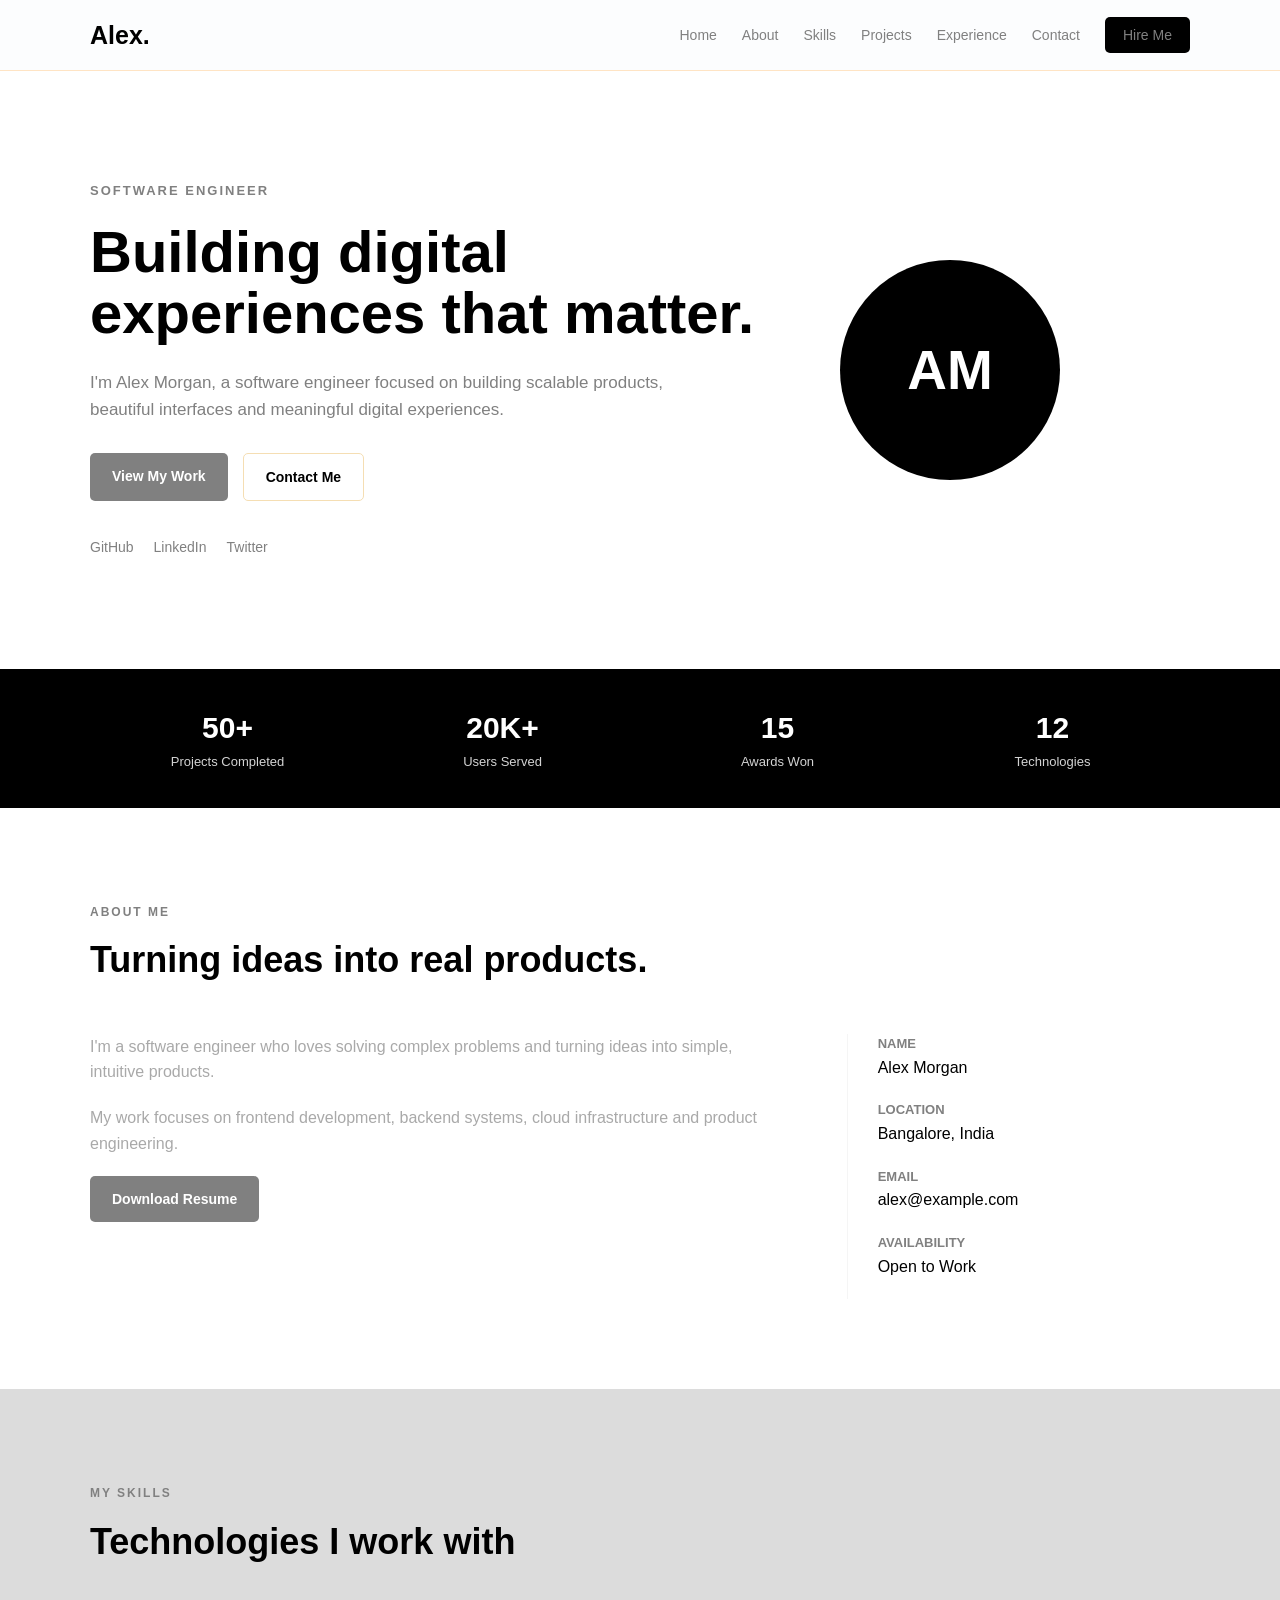
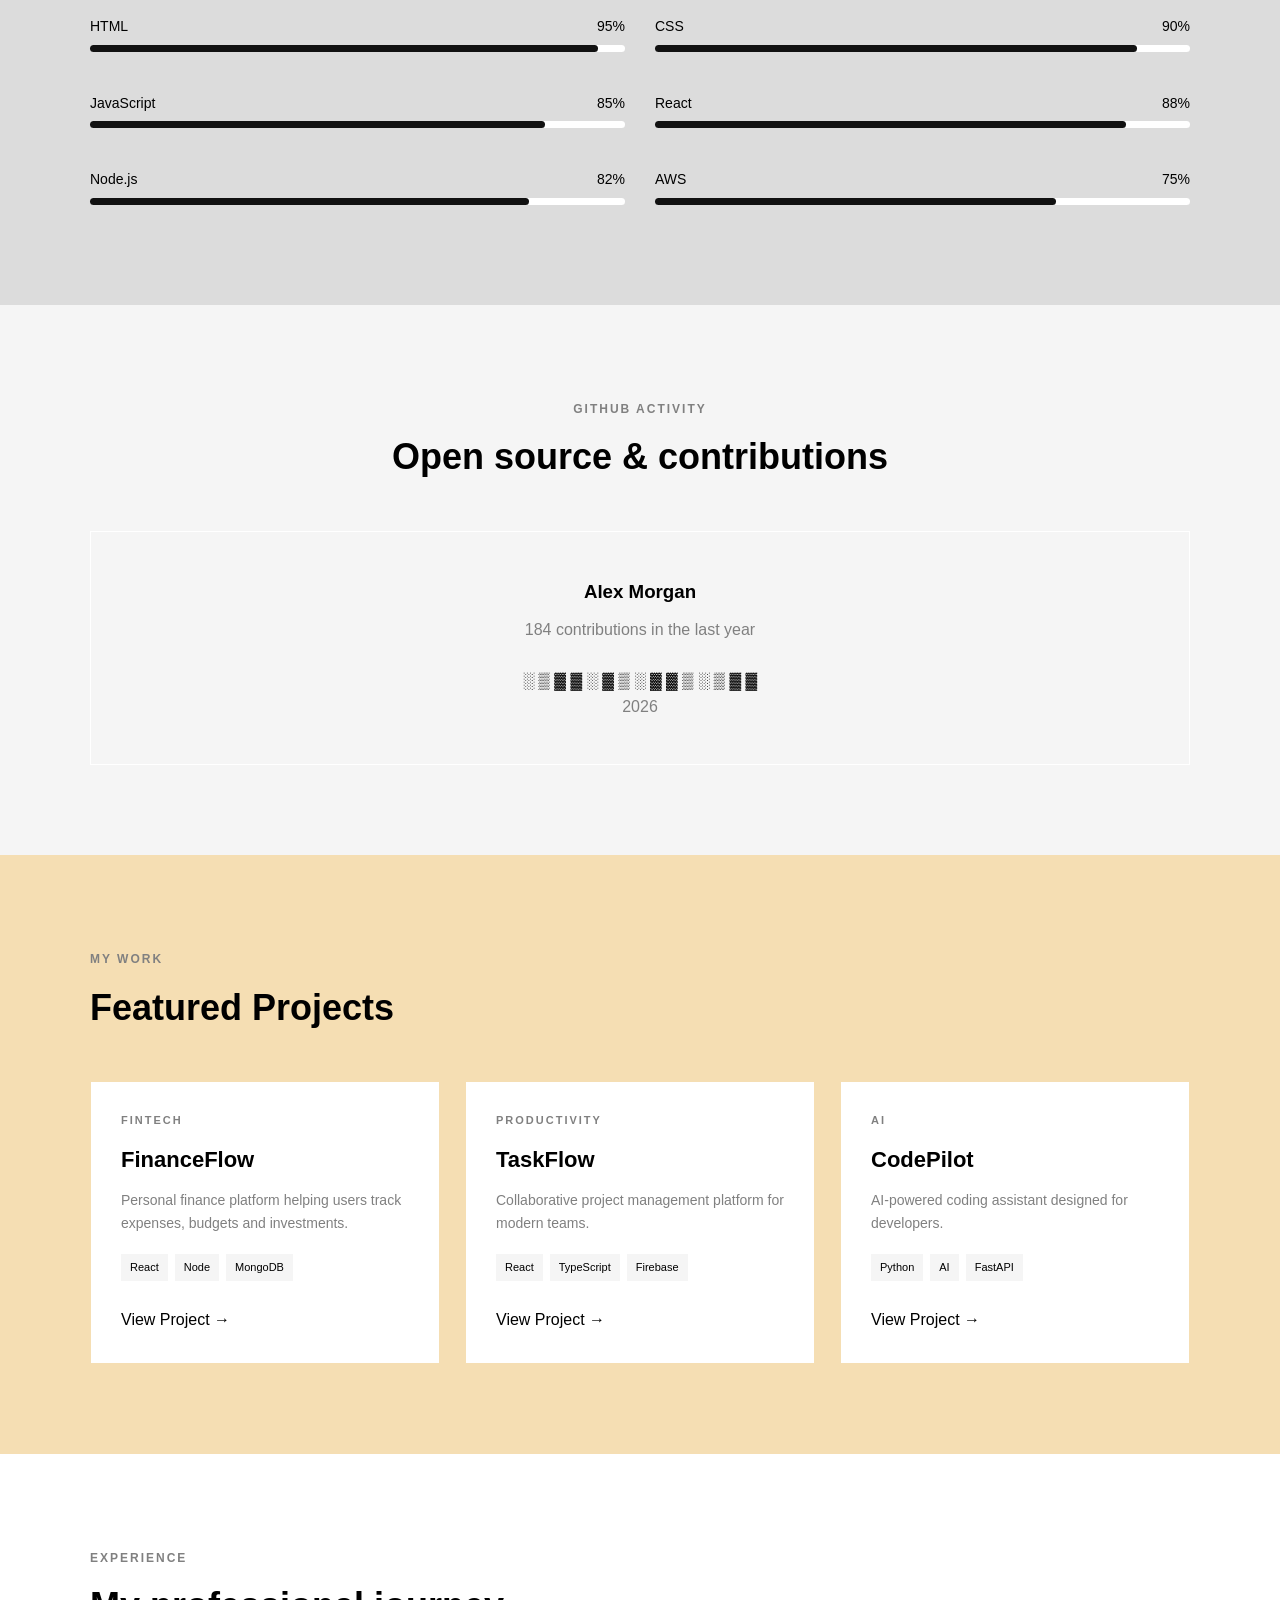
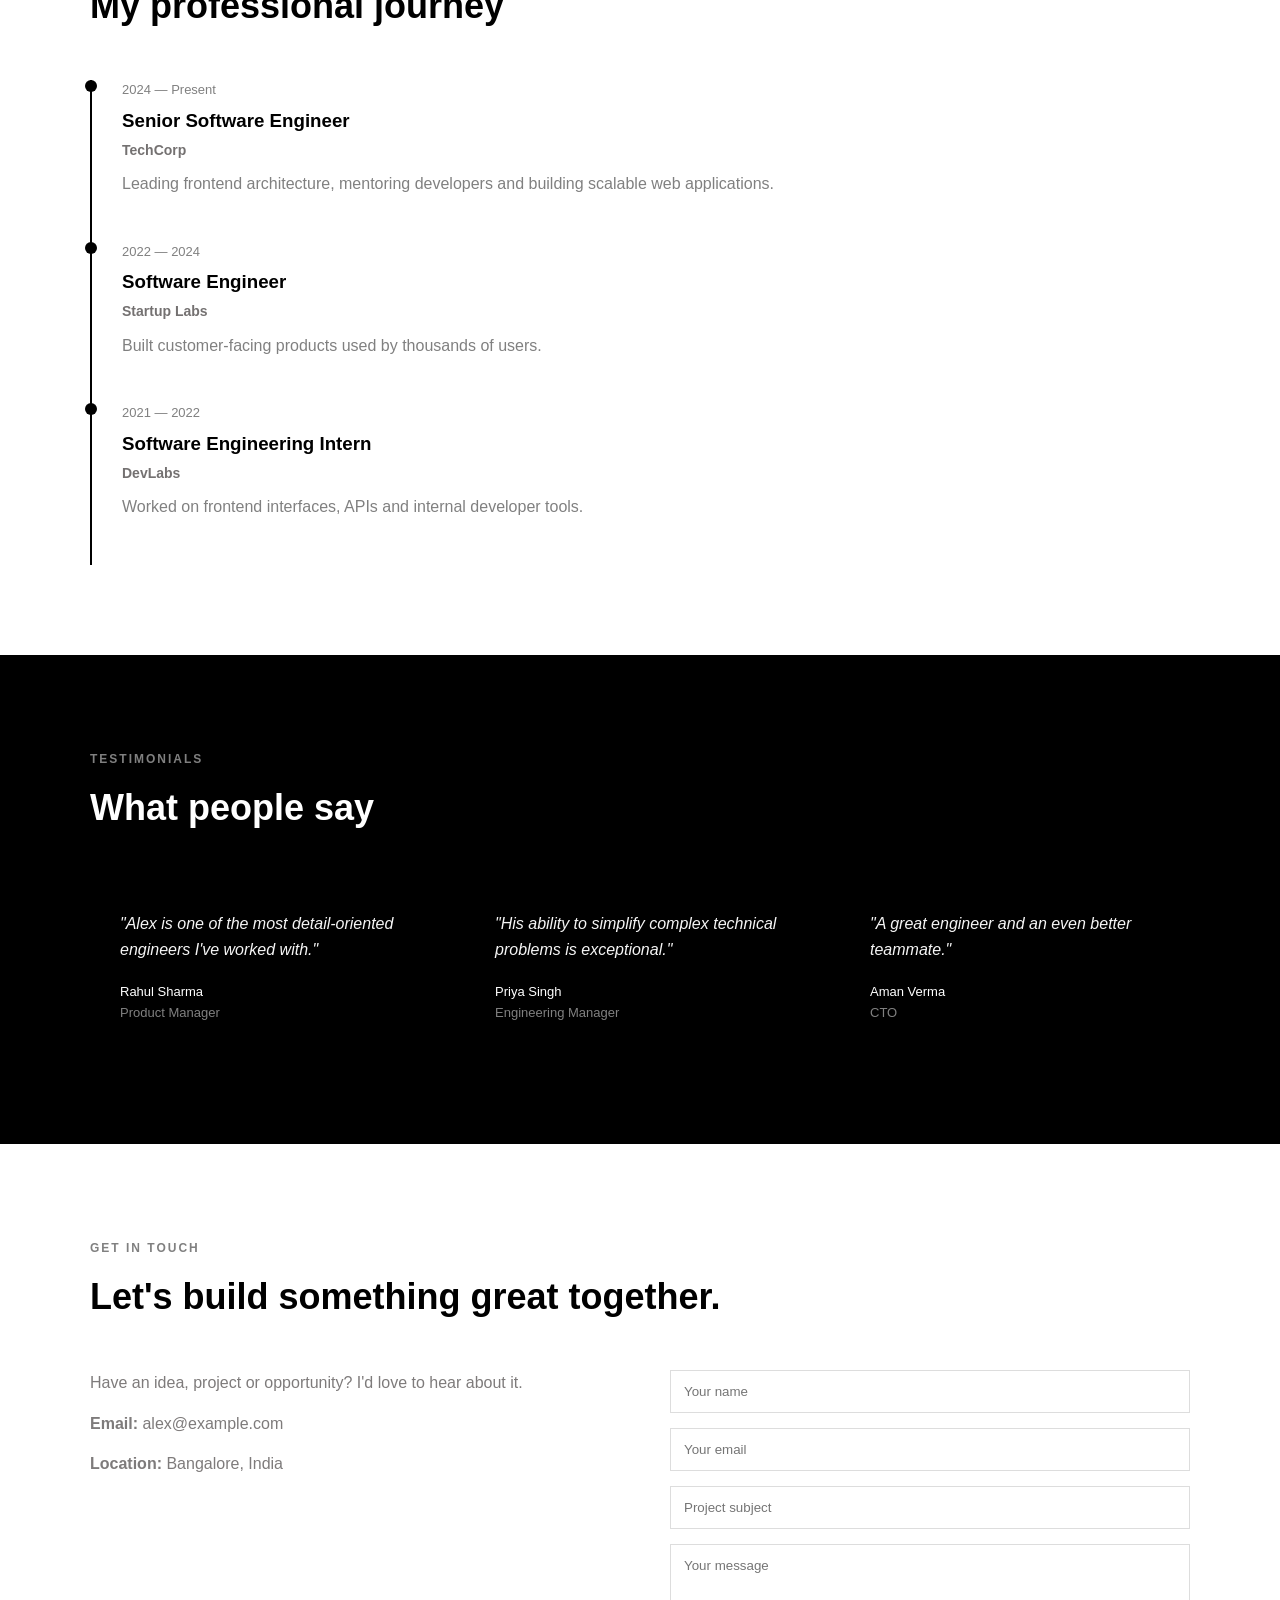
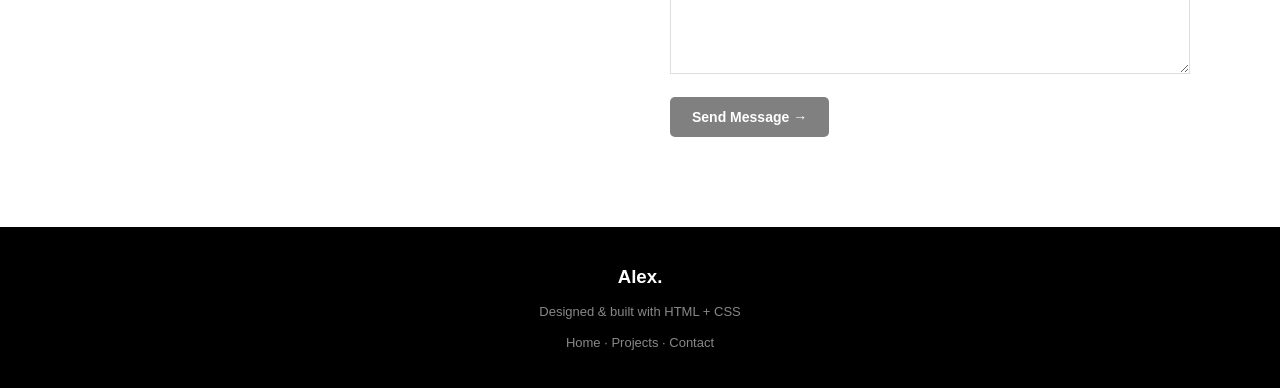
<file: index.html>
<!DOCTYPE html>
<html lang="en">
<head>
    <meta charset="UTF-8">
    <meta name="viewport" content="width=device-width, initial-scale=1.0">

    <title>Alex Morgan | Software Engineer</title>

    <link rel="stylesheet" href="style.css">
    
</head>

<body>



<header>
    <div class="container">
        <nav>
            <div class="logo">Alex.</div>

            <ul class="nav-links">
                <li><a href="#home">Home</a></li>
                <li><a href="#about">About</a></li>
                <li><a href="#skills">Skills</a></li>
                <li><a href="#projects">Projects</a></li>
                <li><a href="#experience">Experience</a></li>
                <li><a href="#contact">Contact</a></li>
                <li>
                    <a class="hire-btn" href="#contact">Hire Me</a>
                </li>
            </ul>
        </nav>
    </div>
</header>




<section class="hero" id="home">
    <div class="container hero-content">

        <div>
            <div class="small-title">SOFTWARE ENGINEER</div>

            <h1>Building digital experiences that matter.</h1>

            <p>
                I'm Alex Morgan, a software engineer focused on
                building scalable products, beautiful interfaces
                and meaningful digital experiences.
            </p>

            <div class="buttons">
                <a href="#projects" class="btn btn-dark">
                    View My Work
                </a>

                <a href="#contact" class="btn btn-light">
                    Contact Me
                </a>
            </div>

            <div class="social-links">
                <a href="#">GitHub</a>
                <a href="#">LinkedIn</a>
                <a href="#">Twitter</a>
            </div>
        </div>

        <div>
            <div class="profile-box">
                AM
            </div>
        </div>

    </div>
</section>




<div class="stats">
    <div class="container stats-grid">

        <div>
            <div class="stat-number">50+</div>
            <div class="stat-label">Projects Completed</div>
        </div>

        <div>
            <div class="stat-number">20K+</div>
            <div class="stat-label">Users Served</div>
        </div>

        <div>
            <div class="stat-number">15</div>
            <div class="stat-label">Awards Won</div>
        </div>

        <div>
            <div class="stat-number">12</div>
            <div class="stat-label">Technologies</div>
        </div>

    </div>
</div>




<section class="about" id="about">
    <div class="container">

        <div class="section-title">
            <span>ABOUT ME</span>
            <h2>Turning ideas into real products.</h2>
        </div>

        <div class="about-grid">

            <div class="about-text">
                <p>
                    I'm a software engineer who loves solving
                    complex problems and turning ideas into simple,
                    intuitive products.
                </p>

                <p>
                    My work focuses on frontend development,
                    backend systems, cloud infrastructure and
                    product engineering.
                </p>

                <a href="#" class="btn btn-dark">
                    Download Resume
                </a>
            </div>

            <div class="details">

                <div class="detail">
                    <strong>NAME</strong>
                    Alex Morgan
                </div>

                <div class="detail">
                    <strong>LOCATION</strong>
                    Bangalore, India
                </div>

                <div class="detail">
                    <strong>EMAIL</strong>
                    alex@example.com
                </div>

                <div class="detail">
                    <strong>AVAILABILITY</strong>
                    Open to Work
                </div>

            </div>

        </div>
    </div>
</section>




<section id="skills">
    <div class="container">

        <div class="section-title">
            <span>MY SKILLS</span>
            <h2>Technologies I work with</h2>
        </div>

        <div class="skills-grid">

            <div class="skill">
                <div class="skill-header">
                    <span>HTML</span>
                    <span>95%</span>
                </div>
                <div class="progress">
                    <div class="progress-bar" style="width:95%"></div>
                </div>
            </div>

            <div class="skill">
                <div class="skill-header">
                    <span>CSS</span>
                    <span>90%</span>
                </div>
                <div class="progress">
                    <div class="progress-bar" style="width:90%"></div>
                </div>
            </div>

            <div class="skill">
                <div class="skill-header">
                    <span>JavaScript</span>
                    <span>85%</span>
                </div>
                <div class="progress">
                    <div class="progress-bar" style="width:85%"></div>
                </div>
            </div>

            <div class="skill">
                <div class="skill-header">
                    <span>React</span>
                    <span>88%</span>
                </div>
                <div class="progress">
                    <div class="progress-bar" style="width:88%"></div>
                </div>
            </div>

            <div class="skill">
                <div class="skill-header">
                    <span>Node.js</span>
                    <span>82%</span>
                </div>
                <div class="progress">
                    <div class="progress-bar" style="width:82%"></div>
                </div>
            </div>

            <div class="skill">
                <div class="skill-header">
                    <span>AWS</span>
                    <span>75%</span>
                </div>
                <div class="progress">
                    <div class="progress-bar" style="width:75%"></div>
                </div>
            </div>

        </div>
    </div>
</section>




<section class="github">
    <div class="container">

        <div class="section-title">
            <span>GITHUB ACTIVITY</span>
            <h2>Open source & contributions</h2>
        </div>

        <div class="github-box">
            <h3>Alex Morgan</h3>
            <p>184 contributions in the last year</p>

            <br>

            <div>
                ░ ▒ ▓ ▓ ░ ▓ ▒ ░ ▓ ▓ ▒ ░ ▒ ▓ ▓
            </div>

            <p>2026</p>
        </div>

    </div>
</section>




<section class="projects" id="projects">
    <div class="container">

        <div class="section-title">
            <span>MY WORK</span>
            <h2>Featured Projects</h2>
        </div>

        <div class="project-grid">

            <div class="project">
                <div class="project-type">FINTECH</div>
                <h3>FinanceFlow</h3>

                <p>
                    Personal finance platform helping users
                    track expenses, budgets and investments.
                </p>

                <div class="tags">
                    <span class="tag">React</span>
                    <span class="tag">Node</span>
                    <span class="tag">MongoDB</span>
                </div>

                <br>
                <a href="#">View Project →</a>
            </div>


            <div class="project">
                <div class="project-type">PRODUCTIVITY</div>
                <h3>TaskFlow</h3>

                <p>
                    Collaborative project management platform
                    for modern teams.
                </p>

                <div class="tags">
                    <span class="tag">React</span>
                    <span class="tag">TypeScript</span>
                    <span class="tag">Firebase</span>
                </div>

                <br>
                <a href="#">View Project →</a>
            </div>


            <div class="project">
                <div class="project-type">AI</div>
                <h3>CodePilot</h3>

                <p>
                    AI-powered coding assistant designed
                    for developers.
                </p>

                <div class="tags">
                    <span class="tag">Python</span>
                    <span class="tag">AI</span>
                    <span class="tag">FastAPI</span>
                </div>

                <br>
                <a href="#">View Project →</a>
            </div>

        </div>
    </div>
</section>




<section class="experience" id="experience">
    <div class="container">

        <div class="section-title">
            <span>EXPERIENCE</span>
            <h2>My professional journey</h2>
        </div>

        <div class="timeline">

            <div class="job">
                <div class="job-date">2024 — Present</div>

                <h3>Senior Software Engineer</h3>
                <h4>TechCorp</h4>

                <p>
                    Leading frontend architecture, mentoring
                    developers and building scalable web
                    applications.
                </p>
            </div>


            <div class="job">
                <div class="job-date">2022 — 2024</div>

                <h3>Software Engineer</h3>
                <h4>Startup Labs</h4>

                <p>
                    Built customer-facing products used by
                    thousands of users.
                </p>
            </div>


            <div class="job">
                <div class="job-date">2021 — 2022</div>

                <h3>Software Engineering Intern</h3>
                <h4>DevLabs</h4>

                <p>
                    Worked on frontend interfaces, APIs and
                    internal developer tools.
                </p>
            </div>

        </div>
    </div>
</section>




<section class="testimonials">
    <div class="container">

        <div class="section-title">
            <span>TESTIMONIALS</span>
            <h2>What people say</h2>
        </div>

        <div class="testimonial-grid">

            <div class="testimonial">
                <p>
                    "Alex is one of the most detail-oriented
                    engineers I've worked with."
                </p>

                <div class="person">
                    Rahul Sharma<br>
                    <span>Product Manager</span>
                </div>
            </div>


            <div class="testimonial">
                <p>
                    "His ability to simplify complex technical
                    problems is exceptional."
                </p>

                <div class="person">
                    Priya Singh<br>
                    <span>Engineering Manager</span>
                </div>
            </div>


            <div class="testimonial">
                <p>
                    "A great engineer and an even better teammate."
                </p>

                <div class="person">
                    Aman Verma<br>
                    <span>CTO</span>
                </div>
            </div>

        </div>
    </div>
</section>



<section class="contact" id="contact">
    <div class="container">

        <div class="section-title">
            <span>GET IN TOUCH</span>
            <h2>Let's build something great together.</h2>
        </div>

        <div class="contact-grid">

            <div class="contact-info">

                <p>
                    Have an idea, project or opportunity?
                    I'd love to hear about it.
                </p>

                <p>
                    <strong>Email:</strong>
                    alex@example.com
                </p>

                <p>
                    <strong>Location:</strong>
                    Bangalore, India
                </p>

            </div>


            <form>

                <input
                    type="text"
                    placeholder="Your name"
                >

                <input
                    type="email"
                    placeholder="Your email"
                >

                <input
                    type="text"
                    placeholder="Project subject"
                >

                <textarea
                    placeholder="Your message"
                ></textarea>

                <button
                    type="submit"
                    class="btn btn-dark"
                >
                    Send Message →
                </button>

            </form>

        </div>
    </div>
</section>




<footer>
    <div class="container">

        <h3>Alex.</h3>

        <p>
            Designed & built with HTML + CSS
        </p>

        <p>
            <a href="#home">Home</a> ·
            <a href="#projects">Projects</a> ·
            <a href="#contact">Contact</a>
        </p>

    </div>
</footer>






</body>
</html>
</file>
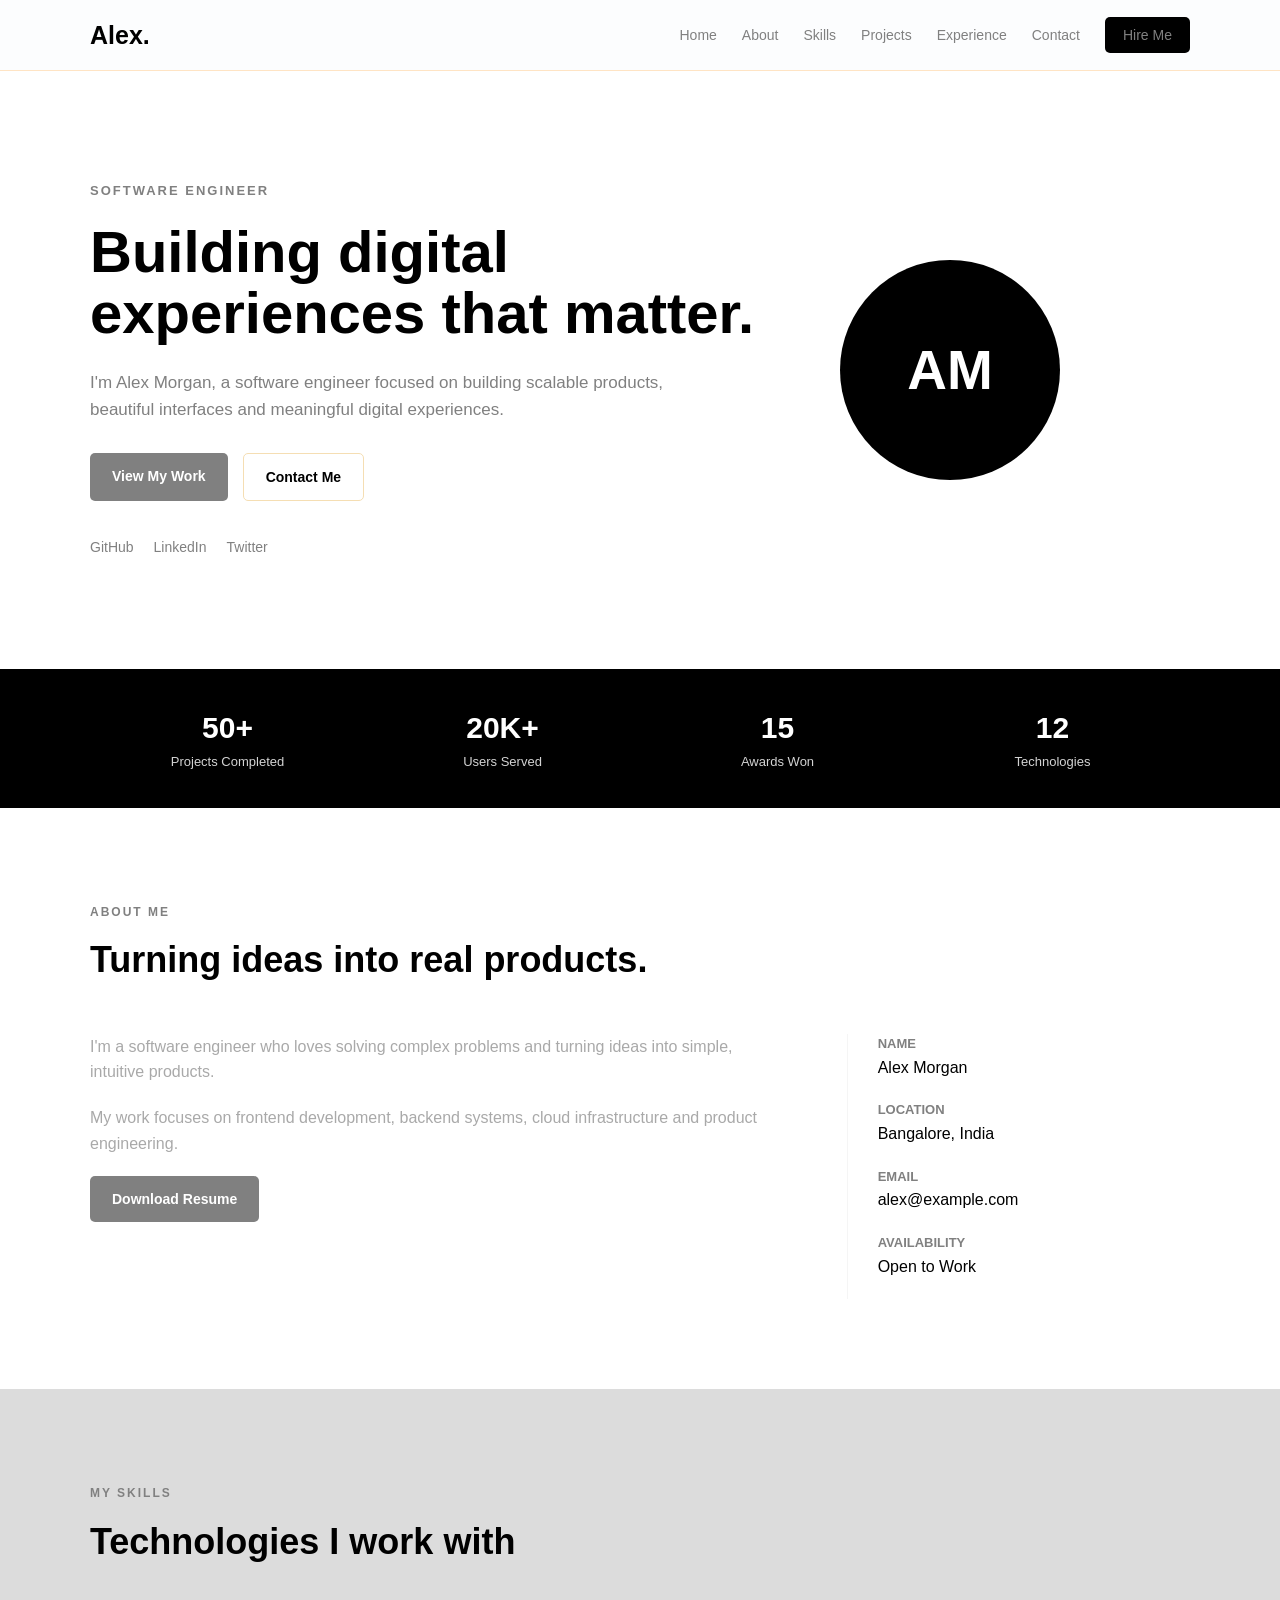
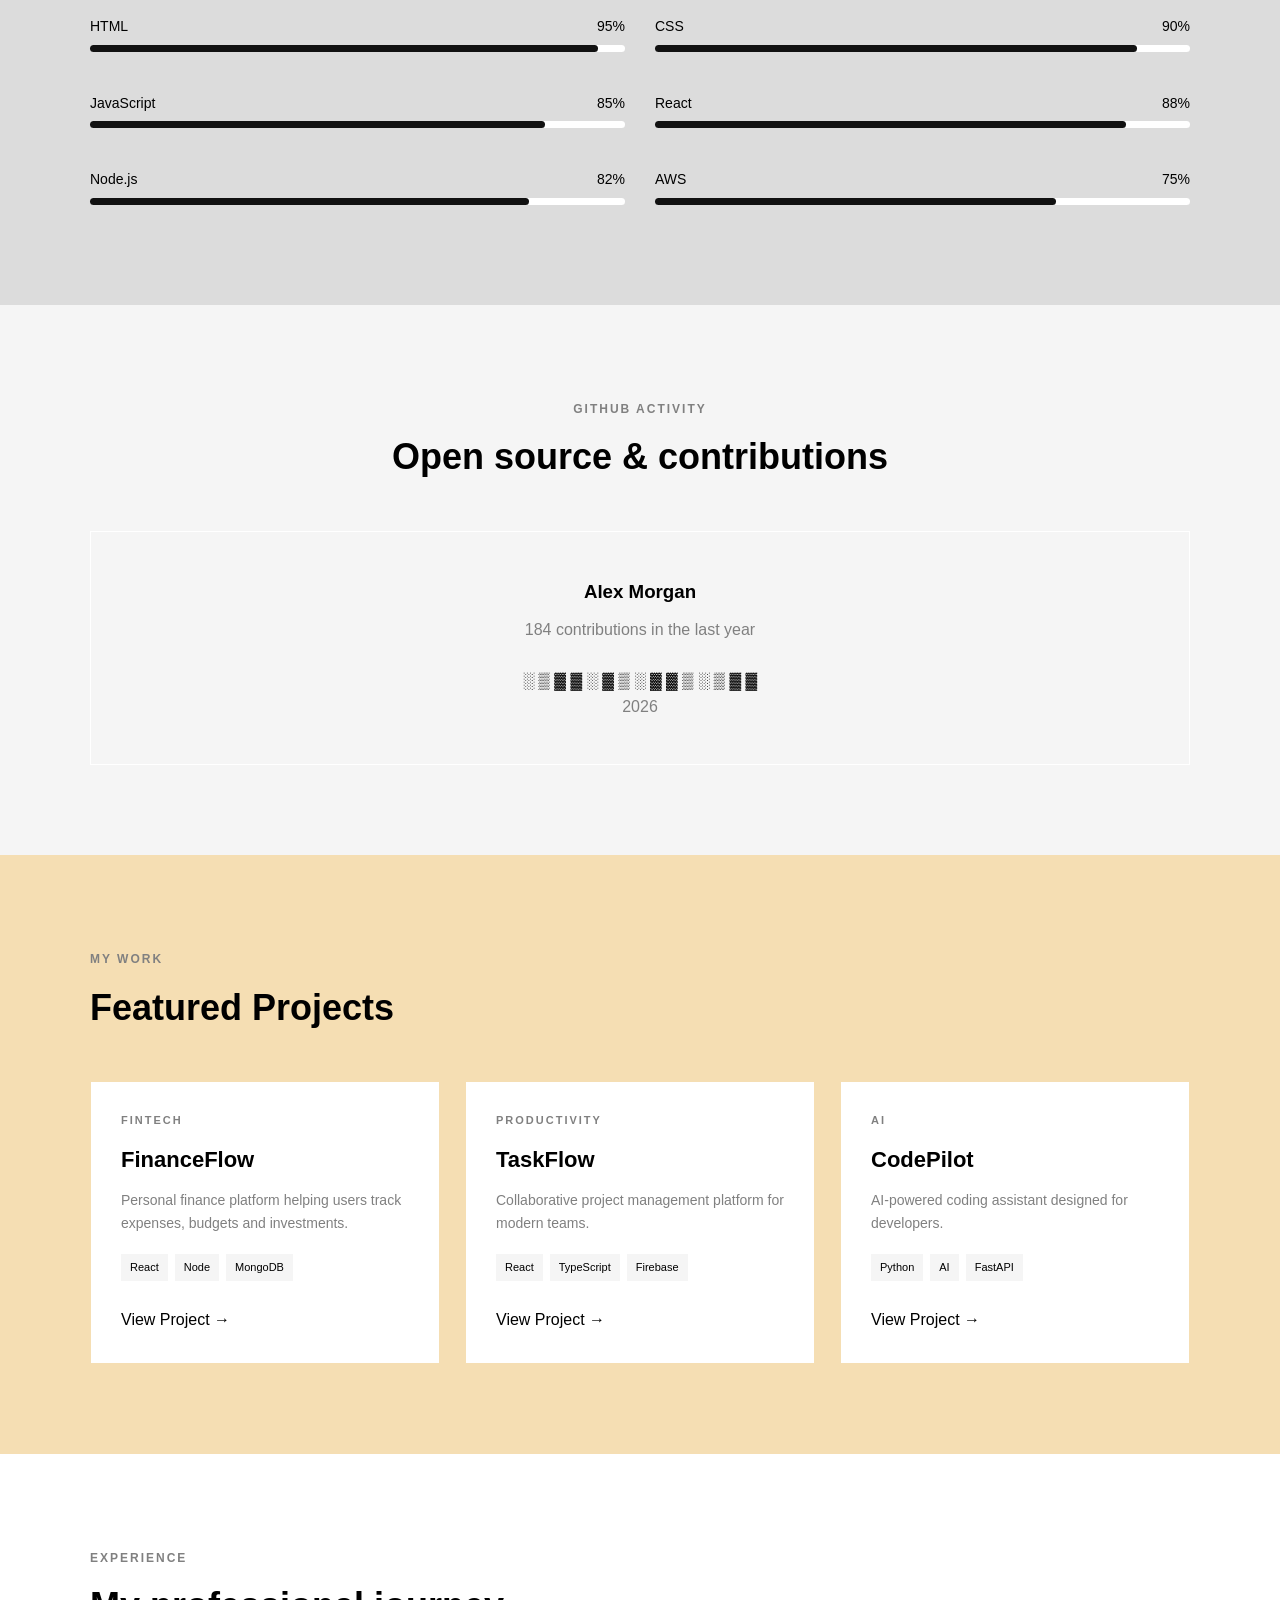
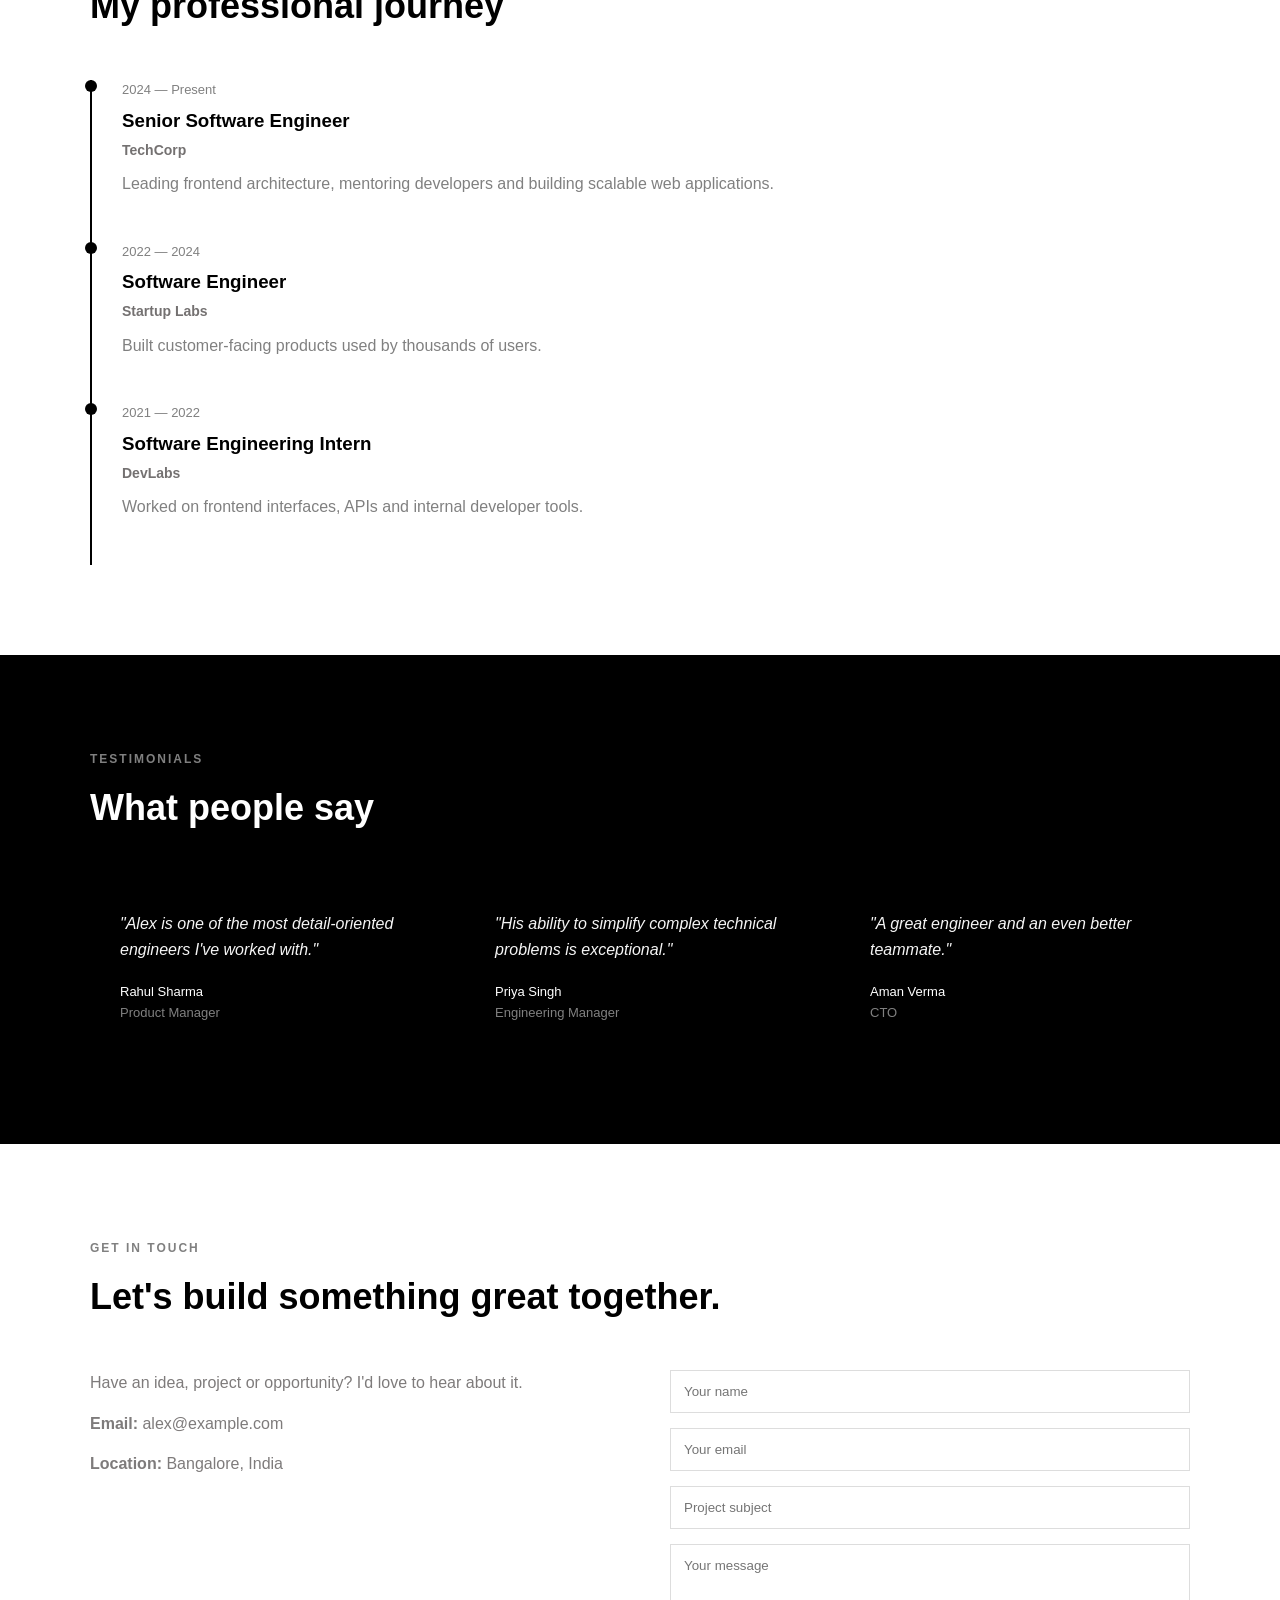
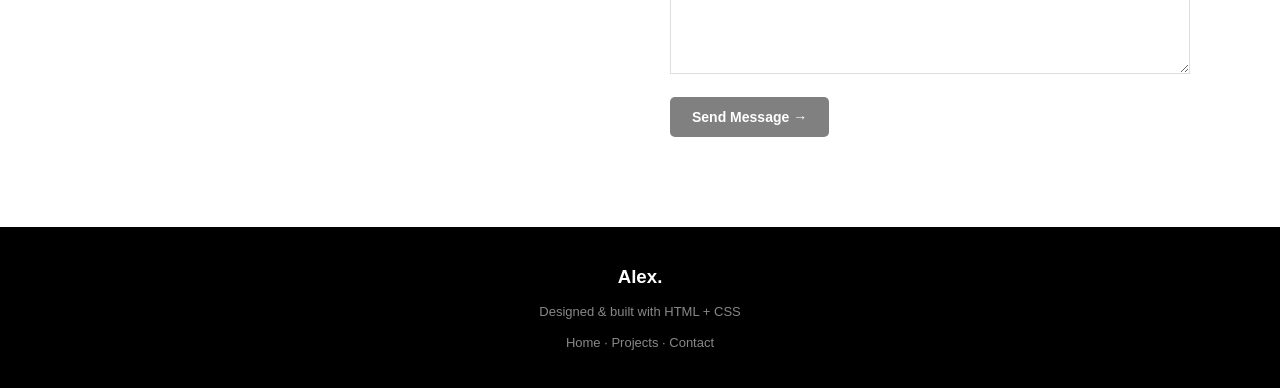
<file: alex.html>
<!DOCTYPE html>
<html lang="en">
<head>
    <meta charset="UTF-8">
    <meta name="viewport" content="width=device-width, initial-scale=1.0">

    <title>Alex Morgan | Software Engineer</title>

    <link rel="stylesheet" href="alex.css">
    
</head>

<body>



<header>
    <div class="container">
        <nav>
            <div class="logo">Alex.</div>

            <ul class="nav-links">
                <li><a href="#home">Home</a></li>
                <li><a href="#about">About</a></li>
                <li><a href="#skills">Skills</a></li>
                <li><a href="#projects">Projects</a></li>
                <li><a href="#experience">Experience</a></li>
                <li><a href="#contact">Contact</a></li>
                <li>
                    <a class="hire-btn" href="#contact">Hire Me</a>
                </li>
            </ul>
        </nav>
    </div>
</header>




<section class="hero" id="home">
    <div class="container hero-content">

        <div>
            <div class="small-title">SOFTWARE ENGINEER</div>

            <h1>Building digital experiences that matter.</h1>

            <p>
                I'm Alex Morgan, a software engineer focused on
                building scalable products, beautiful interfaces
                and meaningful digital experiences.
            </p>

            <div class="buttons">
                <a href="#projects" class="btn btn-dark">
                    View My Work
                </a>

                <a href="#contact" class="btn btn-light">
                    Contact Me
                </a>
            </div>

            <div class="social-links">
                <a href="#">GitHub</a>
                <a href="#">LinkedIn</a>
                <a href="#">Twitter</a>
            </div>
        </div>

        <div>
            <div class="profile-box">
                AM
            </div>
        </div>

    </div>
</section>




<div class="stats">
    <div class="container stats-grid">

        <div>
            <div class="stat-number">50+</div>
            <div class="stat-label">Projects Completed</div>
        </div>

        <div>
            <div class="stat-number">20K+</div>
            <div class="stat-label">Users Served</div>
        </div>

        <div>
            <div class="stat-number">15</div>
            <div class="stat-label">Awards Won</div>
        </div>

        <div>
            <div class="stat-number">12</div>
            <div class="stat-label">Technologies</div>
        </div>

    </div>
</div>




<section class="about" id="about">
    <div class="container">

        <div class="section-title">
            <span>ABOUT ME</span>
            <h2>Turning ideas into real products.</h2>
        </div>

        <div class="about-grid">

            <div class="about-text">
                <p>
                    I'm a software engineer who loves solving
                    complex problems and turning ideas into simple,
                    intuitive products.
                </p>

                <p>
                    My work focuses on frontend development,
                    backend systems, cloud infrastructure and
                    product engineering.
                </p>

                <a href="#" class="btn btn-dark">
                    Download Resume
                </a>
            </div>

            <div class="details">

                <div class="detail">
                    <strong>NAME</strong>
                    Alex Morgan
                </div>

                <div class="detail">
                    <strong>LOCATION</strong>
                    Bangalore, India
                </div>

                <div class="detail">
                    <strong>EMAIL</strong>
                    alex@example.com
                </div>

                <div class="detail">
                    <strong>AVAILABILITY</strong>
                    Open to Work
                </div>

            </div>

        </div>
    </div>
</section>




<section id="skills">
    <div class="container">

        <div class="section-title">
            <span>MY SKILLS</span>
            <h2>Technologies I work with</h2>
        </div>

        <div class="skills-grid">

            <div class="skill">
                <div class="skill-header">
                    <span>HTML</span>
                    <span>95%</span>
                </div>
                <div class="progress">
                    <div class="progress-bar" style="width:95%"></div>
                </div>
            </div>

            <div class="skill">
                <div class="skill-header">
                    <span>CSS</span>
                    <span>90%</span>
                </div>
                <div class="progress">
                    <div class="progress-bar" style="width:90%"></div>
                </div>
            </div>

            <div class="skill">
                <div class="skill-header">
                    <span>JavaScript</span>
                    <span>85%</span>
                </div>
                <div class="progress">
                    <div class="progress-bar" style="width:85%"></div>
                </div>
            </div>

            <div class="skill">
                <div class="skill-header">
                    <span>React</span>
                    <span>88%</span>
                </div>
                <div class="progress">
                    <div class="progress-bar" style="width:88%"></div>
                </div>
            </div>

            <div class="skill">
                <div class="skill-header">
                    <span>Node.js</span>
                    <span>82%</span>
                </div>
                <div class="progress">
                    <div class="progress-bar" style="width:82%"></div>
                </div>
            </div>

            <div class="skill">
                <div class="skill-header">
                    <span>AWS</span>
                    <span>75%</span>
                </div>
                <div class="progress">
                    <div class="progress-bar" style="width:75%"></div>
                </div>
            </div>

        </div>
    </div>
</section>




<section class="github">
    <div class="container">

        <div class="section-title">
            <span>GITHUB ACTIVITY</span>
            <h2>Open source & contributions</h2>
        </div>

        <div class="github-box">
            <h3>Alex Morgan</h3>
            <p>184 contributions in the last year</p>

            <br>

            <div>
                ░ ▒ ▓ ▓ ░ ▓ ▒ ░ ▓ ▓ ▒ ░ ▒ ▓ ▓
            </div>

            <p>2026</p>
        </div>

    </div>
</section>




<section class="projects" id="projects">
    <div class="container">

        <div class="section-title">
            <span>MY WORK</span>
            <h2>Featured Projects</h2>
        </div>

        <div class="project-grid">

            <div class="project">
                <div class="project-type">FINTECH</div>
                <h3>FinanceFlow</h3>

                <p>
                    Personal finance platform helping users
                    track expenses, budgets and investments.
                </p>

                <div class="tags">
                    <span class="tag">React</span>
                    <span class="tag">Node</span>
                    <span class="tag">MongoDB</span>
                </div>

                <br>
                <a href="#">View Project →</a>
            </div>


            <div class="project">
                <div class="project-type">PRODUCTIVITY</div>
                <h3>TaskFlow</h3>

                <p>
                    Collaborative project management platform
                    for modern teams.
                </p>

                <div class="tags">
                    <span class="tag">React</span>
                    <span class="tag">TypeScript</span>
                    <span class="tag">Firebase</span>
                </div>

                <br>
                <a href="#">View Project →</a>
            </div>


            <div class="project">
                <div class="project-type">AI</div>
                <h3>CodePilot</h3>

                <p>
                    AI-powered coding assistant designed
                    for developers.
                </p>

                <div class="tags">
                    <span class="tag">Python</span>
                    <span class="tag">AI</span>
                    <span class="tag">FastAPI</span>
                </div>

                <br>
                <a href="#">View Project →</a>
            </div>

        </div>
    </div>
</section>




<section class="experience" id="experience">
    <div class="container">

        <div class="section-title">
            <span>EXPERIENCE</span>
            <h2>My professional journey</h2>
        </div>

        <div class="timeline">

            <div class="job">
                <div class="job-date">2024 — Present</div>

                <h3>Senior Software Engineer</h3>
                <h4>TechCorp</h4>

                <p>
                    Leading frontend architecture, mentoring
                    developers and building scalable web
                    applications.
                </p>
            </div>


            <div class="job">
                <div class="job-date">2022 — 2024</div>

                <h3>Software Engineer</h3>
                <h4>Startup Labs</h4>

                <p>
                    Built customer-facing products used by
                    thousands of users.
                </p>
            </div>


            <div class="job">
                <div class="job-date">2021 — 2022</div>

                <h3>Software Engineering Intern</h3>
                <h4>DevLabs</h4>

                <p>
                    Worked on frontend interfaces, APIs and
                    internal developer tools.
                </p>
            </div>

        </div>
    </div>
</section>




<section class="testimonials">
    <div class="container">

        <div class="section-title">
            <span>TESTIMONIALS</span>
            <h2>What people say</h2>
        </div>

        <div class="testimonial-grid">

            <div class="testimonial">
                <p>
                    "Alex is one of the most detail-oriented
                    engineers I've worked with."
                </p>

                <div class="person">
                    Rahul Sharma<br>
                    <span>Product Manager</span>
                </div>
            </div>


            <div class="testimonial">
                <p>
                    "His ability to simplify complex technical
                    problems is exceptional."
                </p>

                <div class="person">
                    Priya Singh<br>
                    <span>Engineering Manager</span>
                </div>
            </div>


            <div class="testimonial">
                <p>
                    "A great engineer and an even better teammate."
                </p>

                <div class="person">
                    Aman Verma<br>
                    <span>CTO</span>
                </div>
            </div>

        </div>
    </div>
</section>



<section class="contact" id="contact">
    <div class="container">

        <div class="section-title">
            <span>GET IN TOUCH</span>
            <h2>Let's build something great together.</h2>
        </div>

        <div class="contact-grid">

            <div class="contact-info">

                <p>
                    Have an idea, project or opportunity?
                    I'd love to hear about it.
                </p>

                <p>
                    <strong>Email:</strong>
                    alex@example.com
                </p>

                <p>
                    <strong>Location:</strong>
                    Bangalore, India
                </p>

            </div>


            <form>

                <input
                    type="text"
                    placeholder="Your name"
                >

                <input
                    type="email"
                    placeholder="Your email"
                >

                <input
                    type="text"
                    placeholder="Project subject"
                >

                <textarea
                    placeholder="Your message"
                ></textarea>

                <button
                    type="submit"
                    class="btn btn-dark"
                >
                    Send Message →
                </button>

            </form>

        </div>
    </div>
</section>




<footer>
    <div class="container">

        <h3>Alex.</h3>

        <p>
            Designed & built with HTML + CSS
        </p>

        <p>
            <a href="#home">Home</a> ·
            <a href="#projects">Projects</a> ·
            <a href="#contact">Contact</a>
        </p>

    </div>
</footer>






</body>
</html>
</file>
<file: style.css>
* {
            margin: 0;
            padding: 0;
            box-sizing: border-box;
        }

        html {
            scroll-behavior: smooth;
        }

        body {
            font-family: Arial, Helvetica, sans-serif;
            background: gainsboro;
            color: black;
            line-height: 1.6;
        }

        a {
            text-decoration: none;
            color: inherit;
        }

        .container {
            width: 90%;
            max-width: 1100px;
            margin: auto;
        }

        

        header {
            background: rgb(252, 253, 254);
            border-bottom: 1px solid bisque;
            position: sticky;
            top: 0;
            z-index: 100;
        }

        nav {
            height: 70px;
            display: flex;
            justify-content: space-between;
            align-items: center;
        }

        .logo {
            font-size: 25px;
            font-weight: bold;
        }

        .nav-links {
            display: flex;
            gap: 25px;
            list-style: none;
        }

        .nav-links a {
            font-size: 14px;
            color: grey;
        }

        .nav-links a:hover {
            color: grey;
        }

        .hire-btn {
            background: black;
            color: rgb(243, 246, 249);
            padding: 10px 18px;
            border-radius: 5px;
        }

       

        .hero {
            background: white;
            padding: 110px 0;
        }

        .hero-content {
            display: grid;
            grid-template-columns: 2fr 1fr;
            gap: 50px;
            align-items: center;
        }

        .small-title {
            font-size: 13px;
            font-weight: bold;
            letter-spacing: 2px;
            color: grey;
            margin-bottom: 20px;
        }

        .hero h1 {
            font-size: 58px;
            line-height: 1.05;
            margin-bottom: 25px;
        }

        .hero p {
            color:grey;
            max-width: 600px;
            font-size: 17px;
            margin-bottom: 30px;
        }

        .buttons {
            display: flex;
            gap: 15px;
        }

        .btn {
            display: inline-block;
            padding: 12px 22px;
            border-radius: 5px;
            font-weight: bold;
            font-size: 14px;
        }

        .btn-dark {
            background:gray;
            color: white;
        }

        .btn-light {
            border: 1px solid wheat;
            background: white;
        }

        .profile-box {
            width: 220px;
            height: 220px;
            background: black;
            color: white;
            display: flex;
            justify-content: center;
            align-items: center;
            font-size: 55px;
            font-weight: bold;
            border-radius: 50%;
        }

        .social-links {
            margin-top: 35px;
            display: flex;
            gap: 20px;
            font-size: 14px;
            color: gray;
        }

        
        .stats {
            background: black;
            color: white;
            padding: 35px 0;
        }

        .stats-grid {
            display: grid;
            grid-template-columns: repeat(4, 1fr);
            text-align: center;
        }

        .stat-number {
            font-size: 30px;
            font-weight: bold;
        }

        .stat-label {
            color: lightgray;
            font-size: 13px;
        }

       

        section {
            padding: 90px 0;
        }

        .section-title {
            margin-bottom: 45px;
        }

        .section-title span {
            color:grey;
            font-size: 12px;
            letter-spacing: 2px;
            font-weight: bold;
        }

        .section-title h2 {
            font-size: 36px;
            margin-top: 8px;
        }

        
        .about {
            background: white;
        }

        .about-grid {
            display: grid;
            grid-template-columns: 2fr 1fr;
            gap: 70px;
        }

        .about-text p {
            color: darkgrey;
            margin-bottom: 20px;
        }

        .details {
            border-left: 1px solid whitesmoke;
            padding-left: 30px;
        }

        .detail {
            margin-bottom: 20px;
        } 

        .detail strong {
            display: block;
            font-size: 13px;
            color:grey;
        }

        
        .skills-grid {
            display: grid;
            grid-template-columns: repeat(2, 1fr);
            gap: 30px;
        }

        .skill {
            margin-bottom: 10px;
        }

        .skill-header {
            display: flex;
            justify-content: space-between;
            margin-bottom: 7px;
            font-size: 14px;
        }

        .progress {
            height: 7px;
            background: white;
            border-radius: 10px;
        }

        .progress-bar {
            height: 100%;
            background: #111;
            border-radius: 10px;
        }

        
        .github {
            background: whitesmoke;
            text-align: center;
        }

        .github-box {
            border: 1px solid white;
            padding: 45px;
            background: whitesmoke;
        }

        .github-box h3 {
            margin-bottom: 10px;
        }

        .github-box p {
            color: grey;
        }

       
        .projects {
            background: wheat;
        }

        .project-grid {
            display: grid;
            grid-template-columns: repeat(3, 1fr);
            gap: 25px;
        }

        .project {
            background: white;
            border: 1px solid wheat;
            padding: 30px;
        }

        .project-type {
            font-size: 11px;
            letter-spacing: 2px;
            color: grey;
            font-weight: bold;
        }

        .project h3 {
            margin: 12px 0;
            font-size: 22px;
        }

        .project p {
            color: grey;
            font-size: 14px;
            margin-bottom: 20px;
        }

        .tags {
            display: flex;
            gap: 7px;
            flex-wrap: wrap;
        }

        .tag {
            background:whitesmoke;
            padding: 5px 9px;
            font-size: 11px;
        }

        
        .experience {
            background: white;
        }

        .timeline {
            max-width: 800px;
        }

        .job {
            border-left: 2px solid black;
            padding: 0 0 45px 30px;
            position: relative;
        }

        .job::before {
            content: "";
            position: absolute;
            left: -7px;
            top: 0;
            width: 12px;
            height: 12px;
            background: black;
            border-radius: 50%;
        }

        .job-date {
            font-size: 13px;
            color: grey;
        }

        .job h3 {
            margin-top: 5px;
        }

        .job h4 {
            color: rgb(116, 113, 113);
            font-size: 14px;
            margin: 3px 0 10px;
        }

        .job p {
            color: grey;
        }

        
        .testimonials {
            background: black;
            color: white;
        }

        .testimonial-grid {
            display: grid;
            grid-template-columns: repeat(3, 1fr);
            gap: 25px;
        }

        .testimonial {
            background:black;
            padding: 30px;
        }

        .testimonial p {
            color: whitesmoke;
            font-style: italic;
            margin-bottom: 20px;
        }

        .person {
            font-size: 13px;
        }

        .person span {
            color: gray;
        }

       
        .contact {
            background: white;
        }

        .contact-grid {
            display: grid;
            grid-template-columns: 1fr 1fr;
            gap: 60px;
        }

        .contact-info p {
            color:rgb(126, 123, 123);
            margin-bottom: 15px;
        }

        form input,
        form textarea {
            width: 100%;
            padding: 13px;
            margin-bottom: 15px;
            border: 1px solid #ddd;
            font-family: inherit;
        }

        form textarea {
            height: 130px;
            resize: vertical;
        }

        form button {
            border: none;
            cursor: pointer;
        }

        

        footer {
            background: black;
            color: white;
            padding: 35px 0;
            text-align: center;
        }

        footer p {
            color: #888;
            font-size: 13px;
            margin-top: 10px;
        }

        

        @media (max-width: 800px) {

            .nav-links {
                display: none;
            }

            .hero-content,
            .about-grid,
            .contact-grid {
                grid-template-columns: 1fr;
            }

            .hero h1 {
                font-size: 42px;
            }

            .stats-grid {
                grid-template-columns: repeat(2, 1fr);
                gap: 25px;
            }

            .skills-grid,
            .project-grid,
            .testimonial-grid {
                grid-template-columns: 1fr;
            }

            .profile-box {
                width: 180px;
                height: 180px;
            }
        }
</file>
<file: alex.css>
* {
            margin: 0;
            padding: 0;
            box-sizing: border-box;
        }

        html {
            scroll-behavior: smooth;
        }

        body {
            font-family: Arial, Helvetica, sans-serif;
            background: gainsboro;
            color: black;
            line-height: 1.6;
        }

        a {
            text-decoration: none;
            color: inherit;
        }

        .container {
            width: 90%;
            max-width: 1100px;
            margin: auto;
        }

        

        header {
            background: rgb(252, 253, 254);
            border-bottom: 1px solid bisque;
            position: sticky;
            top: 0;
            z-index: 100;
        }

        nav {
            height: 70px;
            display: flex;
            justify-content: space-between;
            align-items: center;
        }

        .logo {
            font-size: 25px;
            font-weight: bold;
        }

        .nav-links {
            display: flex;
            gap: 25px;
            list-style: none;
        }

        .nav-links a {
            font-size: 14px;
            color: grey;
        }

        .nav-links a:hover {
            color: grey;
        }

        .hire-btn {
            background: black;
            color: rgb(243, 246, 249);
            padding: 10px 18px;
            border-radius: 5px;
        }

       

        .hero {
            background: white;
            padding: 110px 0;
        }

        .hero-content {
            display: grid;
            grid-template-columns: 2fr 1fr;
            gap: 50px;
            align-items: center;
        }

        .small-title {
            font-size: 13px;
            font-weight: bold;
            letter-spacing: 2px;
            color: grey;
            margin-bottom: 20px;
        }

        .hero h1 {
            font-size: 58px;
            line-height: 1.05;
            margin-bottom: 25px;
        }

        .hero p {
            color:grey;
            max-width: 600px;
            font-size: 17px;
            margin-bottom: 30px;
        }

        .buttons {
            display: flex;
            gap: 15px;
        }

        .btn {
            display: inline-block;
            padding: 12px 22px;
            border-radius: 5px;
            font-weight: bold;
            font-size: 14px;
        }

        .btn-dark {
            background:gray;
            color: white;
        }

        .btn-light {
            border: 1px solid wheat;
            background: white;
        }

        .profile-box {
            width: 220px;
            height: 220px;
            background: black;
            color: white;
            display: flex;
            justify-content: center;
            align-items: center;
            font-size: 55px;
            font-weight: bold;
            border-radius: 50%;
        }

        .social-links {
            margin-top: 35px;
            display: flex;
            gap: 20px;
            font-size: 14px;
            color: gray;
        }

        
        .stats {
            background: black;
            color: white;
            padding: 35px 0;
        }

        .stats-grid {
            display: grid;
            grid-template-columns: repeat(4, 1fr);
            text-align: center;
        }

        .stat-number {
            font-size: 30px;
            font-weight: bold;
        }

        .stat-label {
            color: lightgray;
            font-size: 13px;
        }

       

        section {
            padding: 90px 0;
        }

        .section-title {
            margin-bottom: 45px;
        }

        .section-title span {
            color:grey;
            font-size: 12px;
            letter-spacing: 2px;
            font-weight: bold;
        }

        .section-title h2 {
            font-size: 36px;
            margin-top: 8px;
        }

        
        .about {
            background: white;
        }

        .about-grid {
            display: grid;
            grid-template-columns: 2fr 1fr;
            gap: 70px;
        }

        .about-text p {
            color: darkgrey;
            margin-bottom: 20px;
        }

        .details {
            border-left: 1px solid whitesmoke;
            padding-left: 30px;
        }

        .detail {
            margin-bottom: 20px;
        } 

        .detail strong {
            display: block;
            font-size: 13px;
            color:grey;
        }

        
        .skills-grid {
            display: grid;
            grid-template-columns: repeat(2, 1fr);
            gap: 30px;
        }

        .skill {
            margin-bottom: 10px;
        }

        .skill-header {
            display: flex;
            justify-content: space-between;
            margin-bottom: 7px;
            font-size: 14px;
        }

        .progress {
            height: 7px;
            background: white;
            border-radius: 10px;
        }

        .progress-bar {
            height: 100%;
            background: #111;
            border-radius: 10px;
        }

        
        .github {
            background: whitesmoke;
            text-align: center;
        }

        .github-box {
            border: 1px solid white;
            padding: 45px;
            background: whitesmoke;
        }

        .github-box h3 {
            margin-bottom: 10px;
        }

        .github-box p {
            color: grey;
        }

       
        .projects {
            background: wheat;
        }

        .project-grid {
            display: grid;
            grid-template-columns: repeat(3, 1fr);
            gap: 25px;
        }

        .project {
            background: white;
            border: 1px solid wheat;
            padding: 30px;
        }

        .project-type {
            font-size: 11px;
            letter-spacing: 2px;
            color: grey;
            font-weight: bold;
        }

        .project h3 {
            margin: 12px 0;
            font-size: 22px;
        }

        .project p {
            color: grey;
            font-size: 14px;
            margin-bottom: 20px;
        }

        .tags {
            display: flex;
            gap: 7px;
            flex-wrap: wrap;
        }

        .tag {
            background:whitesmoke;
            padding: 5px 9px;
            font-size: 11px;
        }

        
        .experience {
            background: white;
        }

        .timeline {
            max-width: 800px;
        }

        .job {
            border-left: 2px solid black;
            padding: 0 0 45px 30px;
            position: relative;
        }

        .job::before {
            content: "";
            position: absolute;
            left: -7px;
            top: 0;
            width: 12px;
            height: 12px;
            background: black;
            border-radius: 50%;
        }

        .job-date {
            font-size: 13px;
            color: grey;
        }

        .job h3 {
            margin-top: 5px;
        }

        .job h4 {
            color: rgb(116, 113, 113);
            font-size: 14px;
            margin: 3px 0 10px;
        }

        .job p {
            color: grey;
        }

        
        .testimonials {
            background: black;
            color: white;
        }

        .testimonial-grid {
            display: grid;
            grid-template-columns: repeat(3, 1fr);
            gap: 25px;
        }

        .testimonial {
            background:black;
            padding: 30px;
        }

        .testimonial p {
            color: whitesmoke;
            font-style: italic;
            margin-bottom: 20px;
        }

        .person {
            font-size: 13px;
        }

        .person span {
            color: gray;
        }

       
        .contact {
            background: white;
        }

        .contact-grid {
            display: grid;
            grid-template-columns: 1fr 1fr;
            gap: 60px;
        }

        .contact-info p {
            color:rgb(126, 123, 123);
            margin-bottom: 15px;
        }

        form input,
        form textarea {
            width: 100%;
            padding: 13px;
            margin-bottom: 15px;
            border: 1px solid #ddd;
            font-family: inherit;
        }

        form textarea {
            height: 130px;
            resize: vertical;
        }

        form button {
            border: none;
            cursor: pointer;
        }

        

        footer {
            background: black;
            color: white;
            padding: 35px 0;
            text-align: center;
        }

        footer p {
            color: #888;
            font-size: 13px;
            margin-top: 10px;
        }

        

        @media (max-width: 800px) {

            .nav-links {
                display: none;
            }

            .hero-content,
            .about-grid,
            .contact-grid {
                grid-template-columns: 1fr;
            }

            .hero h1 {
                font-size: 42px;
            }

            .stats-grid {
                grid-template-columns: repeat(2, 1fr);
                gap: 25px;
            }

            .skills-grid,
            .project-grid,
            .testimonial-grid {
                grid-template-columns: 1fr;
            }

            .profile-box {
                width: 180px;
                height: 180px;
            }
        }
</file>
